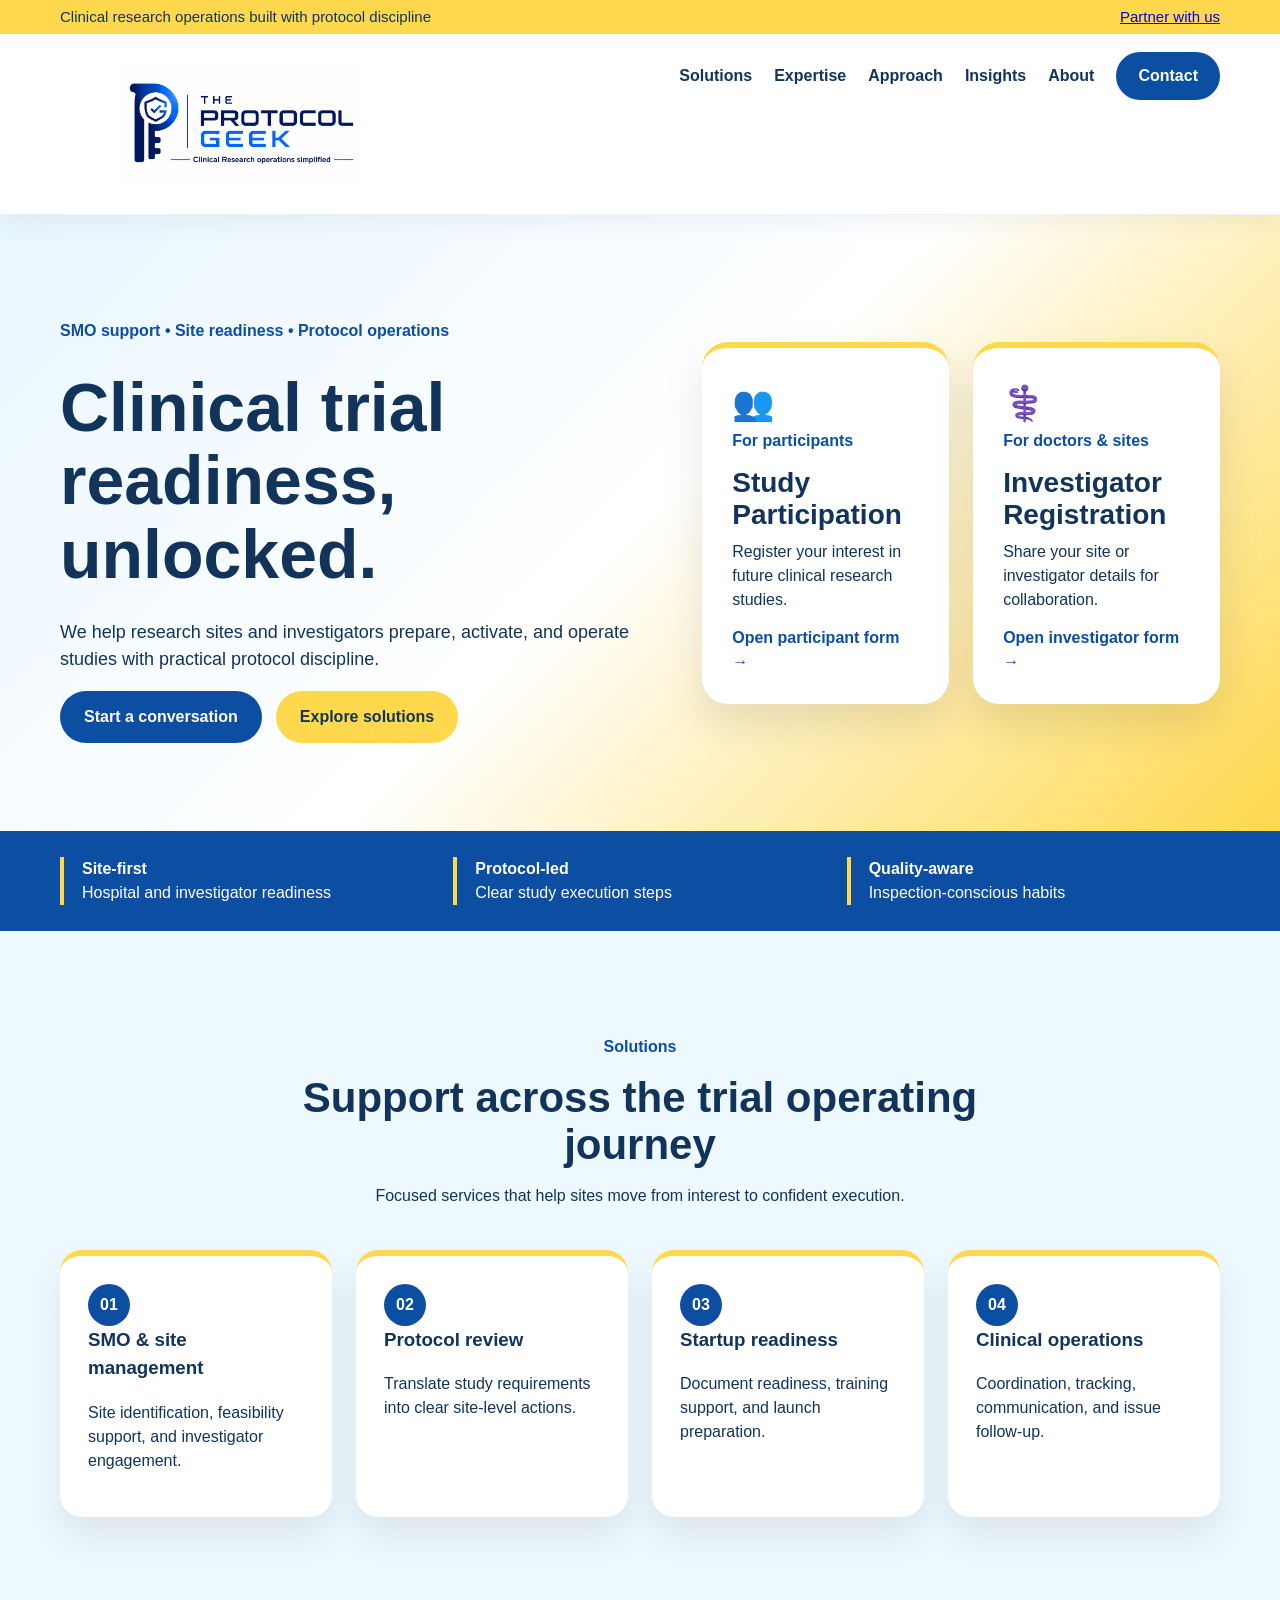
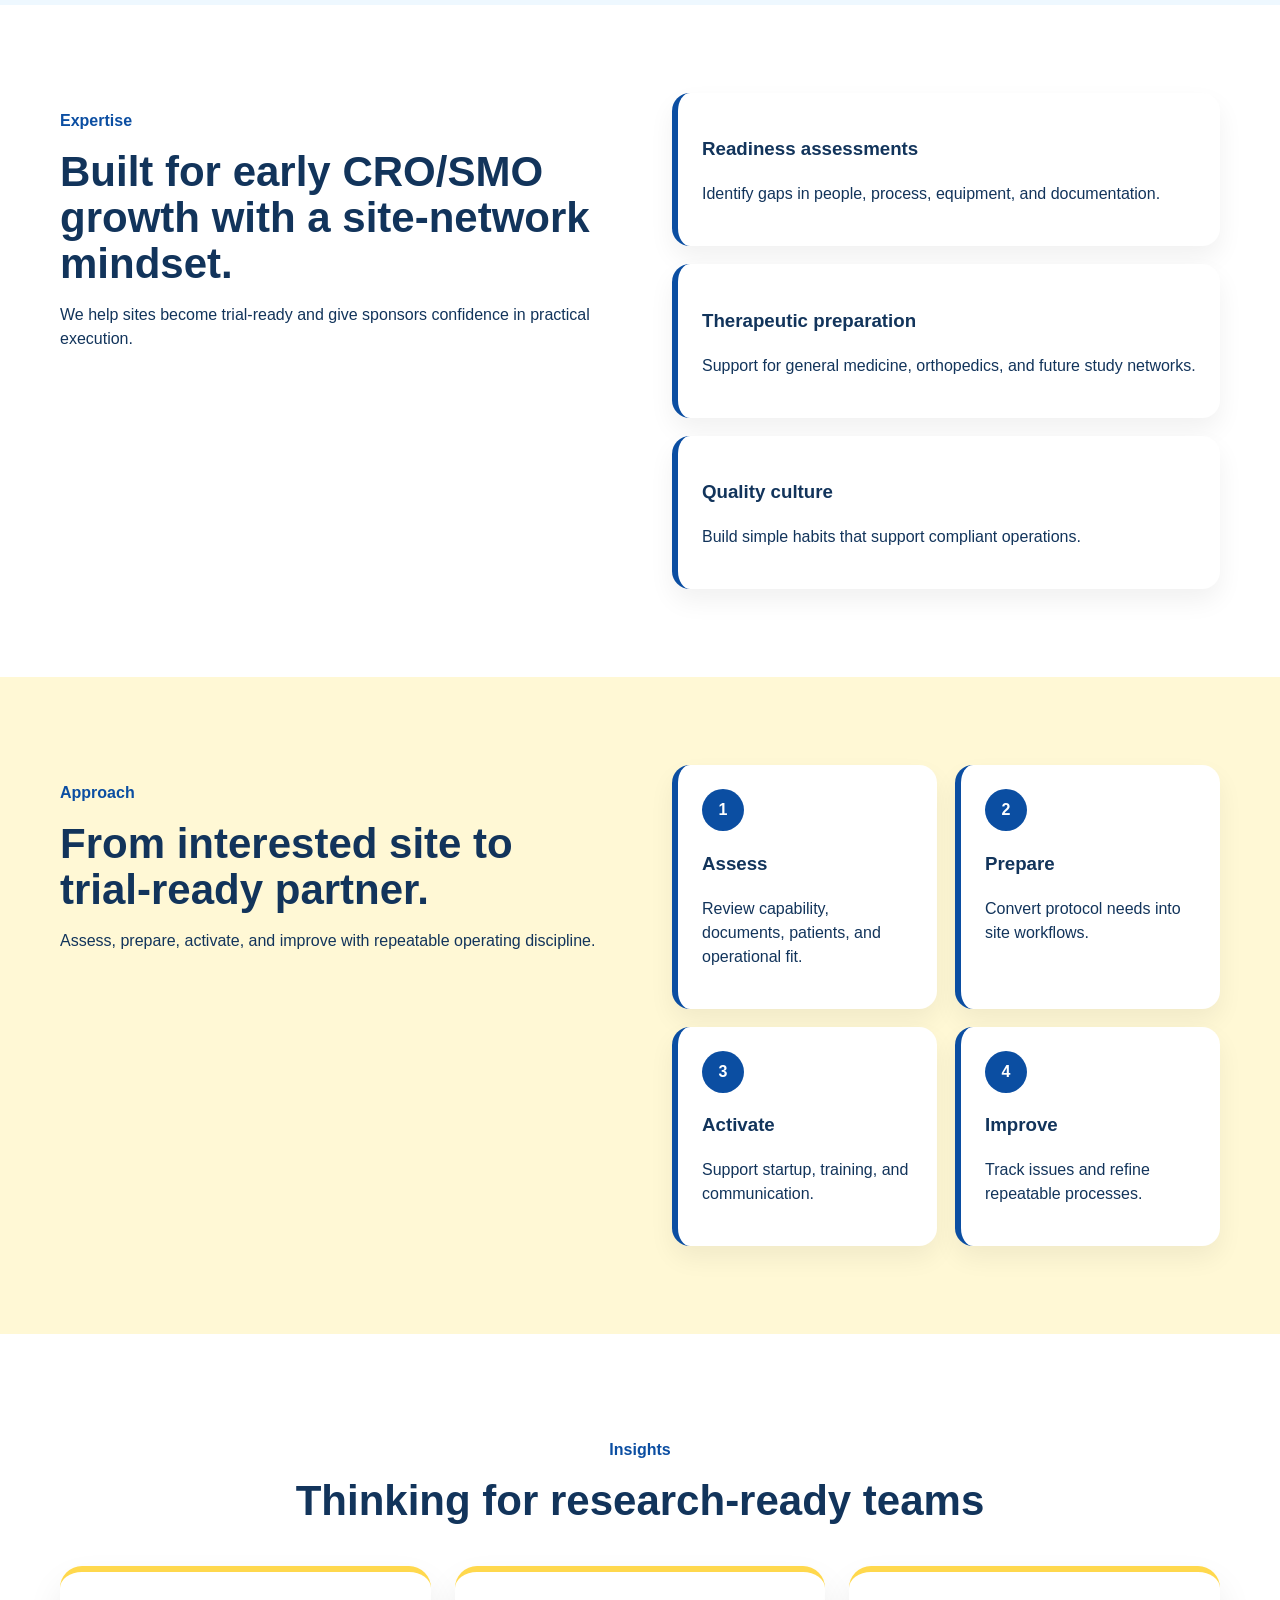
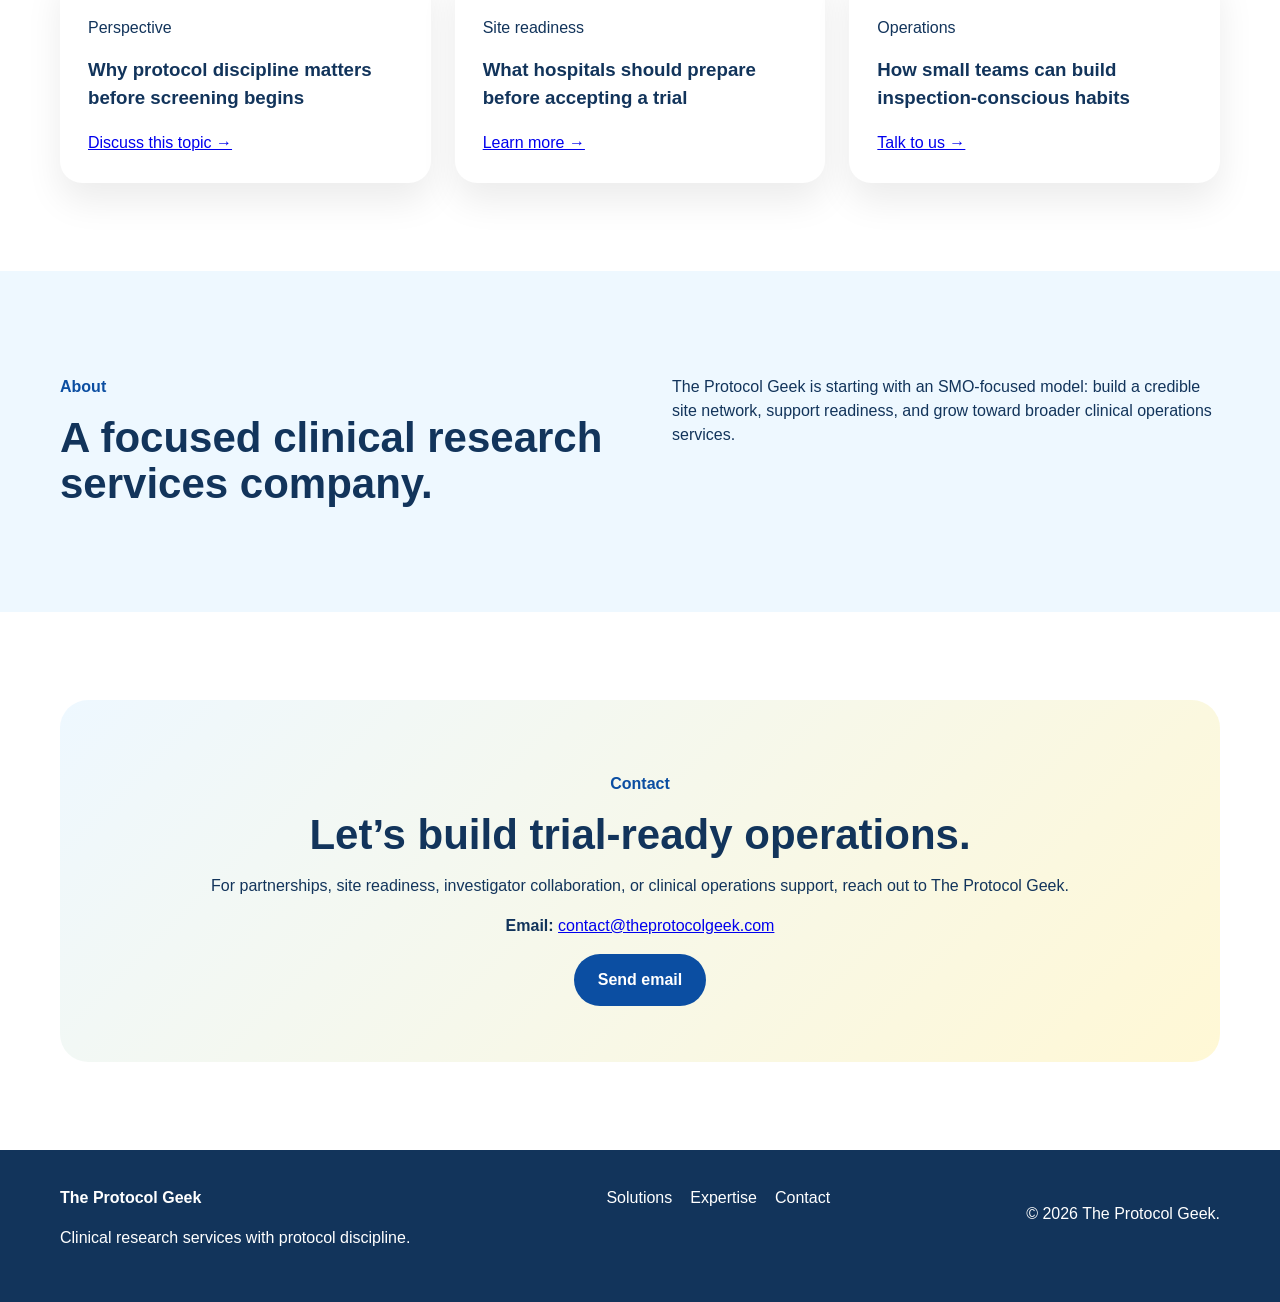
<file: index.html>
<!DOCTYPE html><html lang='en'><head><meta charset='UTF-8'><meta name='viewport' content='width=device-width,initial-scale=1.0'><title>The Protocol Geek | Clinical Trial Operations & Site Readiness</title><link rel='shortcut icon' href='/assets/favicon.ico?v=3'><link rel='icon' href='/assets/favicon.ico?v=3' sizes='any'><link rel='icon' type='image/png' sizes='32x32' href='/assets/favicon-32x32.png?v=3'><link rel='apple-touch-icon' sizes='180x180' href='/assets/apple-touch-icon.png?v=3'><meta name='theme-color' content='#0b4ea2'><meta name='description' content='The Protocol Geek supports clinical trial site readiness, SMO services, protocol review, and clinical operations discipline.'><link rel='stylesheet' href='css/styles.css'></head><body><header class='topbar'><div class='container topbar-inner'><span>Clinical research operations built with protocol discipline</span><a href='#contact'>Partner with us</a></div></header><header class='site-header'><nav class='nav container'><a class='brand' href='#top'><img src='assets/TpgFirstVersion.png' class='nav-logo' alt='The Protocol Geek'><span class='brand-name'>The Protocol Geek</span></a><button class='nav-toggle'>☰</button><div class='nav-links'><a href='#solutions'>Solutions</a><a href='#expertise'>Expertise</a><a href='#approach'>Approach</a><a href='#insights'>Insights</a><a href='#about'>About</a><a href='#contact' class='button button-small'>Contact</a></div></nav></header><main id='top'><section class='hero premium-hero'><div class='container hero-grid'><div class='hero-copy'><p class='eyebrow'>SMO support • Site readiness • Protocol operations</p><h1>Clinical trial readiness, unlocked.</h1><p class='hero-text'>We help research sites and investigators prepare, activate, and operate studies with practical protocol discipline.</p><div class='hero-actions'><a href='#contact' class='button'>Start a conversation</a><a href='#solutions' class='button button-secondary'>Explore solutions</a></div></div><div class='hero-visual registration-panel'><a class='registration-card participant-card' href='study-participation.html' target='_blank' rel='noopener'><div class='registration-icon'>👥</div><p class='eyebrow'>For participants</p><h2>Study Participation</h2><p>Register your interest in future clinical research studies.</p><span>Open participant form →</span></a><a class='registration-card investigator-card' href='investigator-registration.html' target='_blank' rel='noopener'><div class='registration-icon'>⚕️</div><p class='eyebrow'>For doctors & sites</p><h2>Investigator Registration</h2><p>Share your site or investigator details for collaboration.</p><span>Open investigator form →</span></a></div></div></section><section class='proof-strip'><div class='container proof-grid'><div><strong>Site-first</strong><span>Hospital and investigator readiness</span></div><div><strong>Protocol-led</strong><span>Clear study execution steps</span></div><div><strong>Quality-aware</strong><span>Inspection-conscious habits</span></div></div></section><section id='solutions' class='section section-soft-blue'><div class='container section-heading'><p class='eyebrow'>Solutions</p><h2>Support across the trial operating journey</h2><p>Focused services that help sites move from interest to confident execution.</p></div><div class='container cards cards-four'><article class='card feature-card'><span>01</span><h3>SMO & site management</h3><p>Site identification, feasibility support, and investigator engagement.</p></article><article class='card feature-card'><span>02</span><h3>Protocol review</h3><p>Translate study requirements into clear site-level actions.</p></article><article class='card feature-card'><span>03</span><h3>Startup readiness</h3><p>Document readiness, training support, and launch preparation.</p></article><article class='card feature-card'><span>04</span><h3>Clinical operations</h3><p>Coordination, tracking, communication, and issue follow-up.</p></article></div></section><section id='expertise' class='section'><div class='container split wide-gap'><div><p class='eyebrow'>Expertise</p><h2>Built for early CRO/SMO growth with a site-network mindset.</h2><p>We help sites become trial-ready and give sponsors confidence in practical execution.</p></div><div class='stacked-list'><div><h3>Readiness assessments</h3><p>Identify gaps in people, process, equipment, and documentation.</p></div><div><h3>Therapeutic preparation</h3><p>Support for general medicine, orthopedics, and future study networks.</p></div><div><h3>Quality culture</h3><p>Build simple habits that support compliant operations.</p></div></div></div></section><section id='approach' class='section section-warm'><div class='container approach-grid'><div><p class='eyebrow'>Approach</p><h2>From interested site to trial-ready partner.</h2><p>Assess, prepare, activate, and improve with repeatable operating discipline.</p></div><div class='timeline'><div><span>1</span><h3>Assess</h3><p>Review capability, documents, patients, and operational fit.</p></div><div><span>2</span><h3>Prepare</h3><p>Convert protocol needs into site workflows.</p></div><div><span>3</span><h3>Activate</h3><p>Support startup, training, and communication.</p></div><div><span>4</span><h3>Improve</h3><p>Track issues and refine repeatable processes.</p></div></div></div></section><section id='insights' class='section'><div class='container section-heading'><p class='eyebrow'>Insights</p><h2>Thinking for research-ready teams</h2></div><div class='container cards'><article class='card insight'><p>Perspective</p><h3>Why protocol discipline matters before screening begins</h3><a href='#contact'>Discuss this topic →</a></article><article class='card insight'><p>Site readiness</p><h3>What hospitals should prepare before accepting a trial</h3><a href='#contact'>Learn more →</a></article><article class='card insight'><p>Operations</p><h3>How small teams can build inspection-conscious habits</h3><a href='#contact'>Talk to us →</a></article></div></section><section id='about' class='section section-soft-blue'><div class='container split'><div><p class='eyebrow'>About</p><h2>A focused clinical research services company.</h2></div><div><p>The Protocol Geek is starting with an SMO-focused model: build a credible site network, support readiness, and grow toward broader clinical operations services.</p></div></div></section><section id='contact' class='section contact-section'><div class='container contact-card'><p class='eyebrow'>Contact</p><h2>Let’s build trial-ready operations.</h2><p>For partnerships, site readiness, investigator collaboration, or clinical operations support, reach out to The Protocol Geek.</p><p><strong>Email:</strong> <a href='mailto:contact@theprotocolgeek.com?subject=Partnership%20Inquiry%20-%20The%20Protocol%20Geek&body=Hello%20The%20Protocol%20Geek%20team,%0D%0A%0D%0AI%20would%20like%20to%20connect%20regarding%20clinical%20research%20operations%20/%20site%20readiness%20/%20partnership.%0D%0A%0D%0AName:%0D%0AOrganization:%0D%0APhone:%0D%0AMessage:%0D%0A'>contact@theprotocolgeek.com</a></p><a class='button' href='mailto:contact@theprotocolgeek.com?subject=Partnership%20Inquiry%20-%20The%20Protocol%20Geek&body=Hello%20The%20Protocol%20Geek%20team,%0D%0A%0D%0AI%20would%20like%20to%20connect%20regarding%20clinical%20research%20operations%20/%20site%20readiness%20/%20partnership.%0D%0A%0D%0AName:%0D%0AOrganization:%0D%0APhone:%0D%0AMessage:%0D%0A'>Send email</a></div></section></main><footer class='footer'><div class='container footer-inner'><div><strong>The Protocol Geek</strong><p>Clinical research services with protocol discipline.</p></div><div class='footer-links'><a href='#solutions'>Solutions</a><a href='#expertise'>Expertise</a><a href='#contact'>Contact</a></div><p>© <span id='year'></span> The Protocol Geek.</p></div></footer><script src='js/main.js'></script></body></html>
</file>
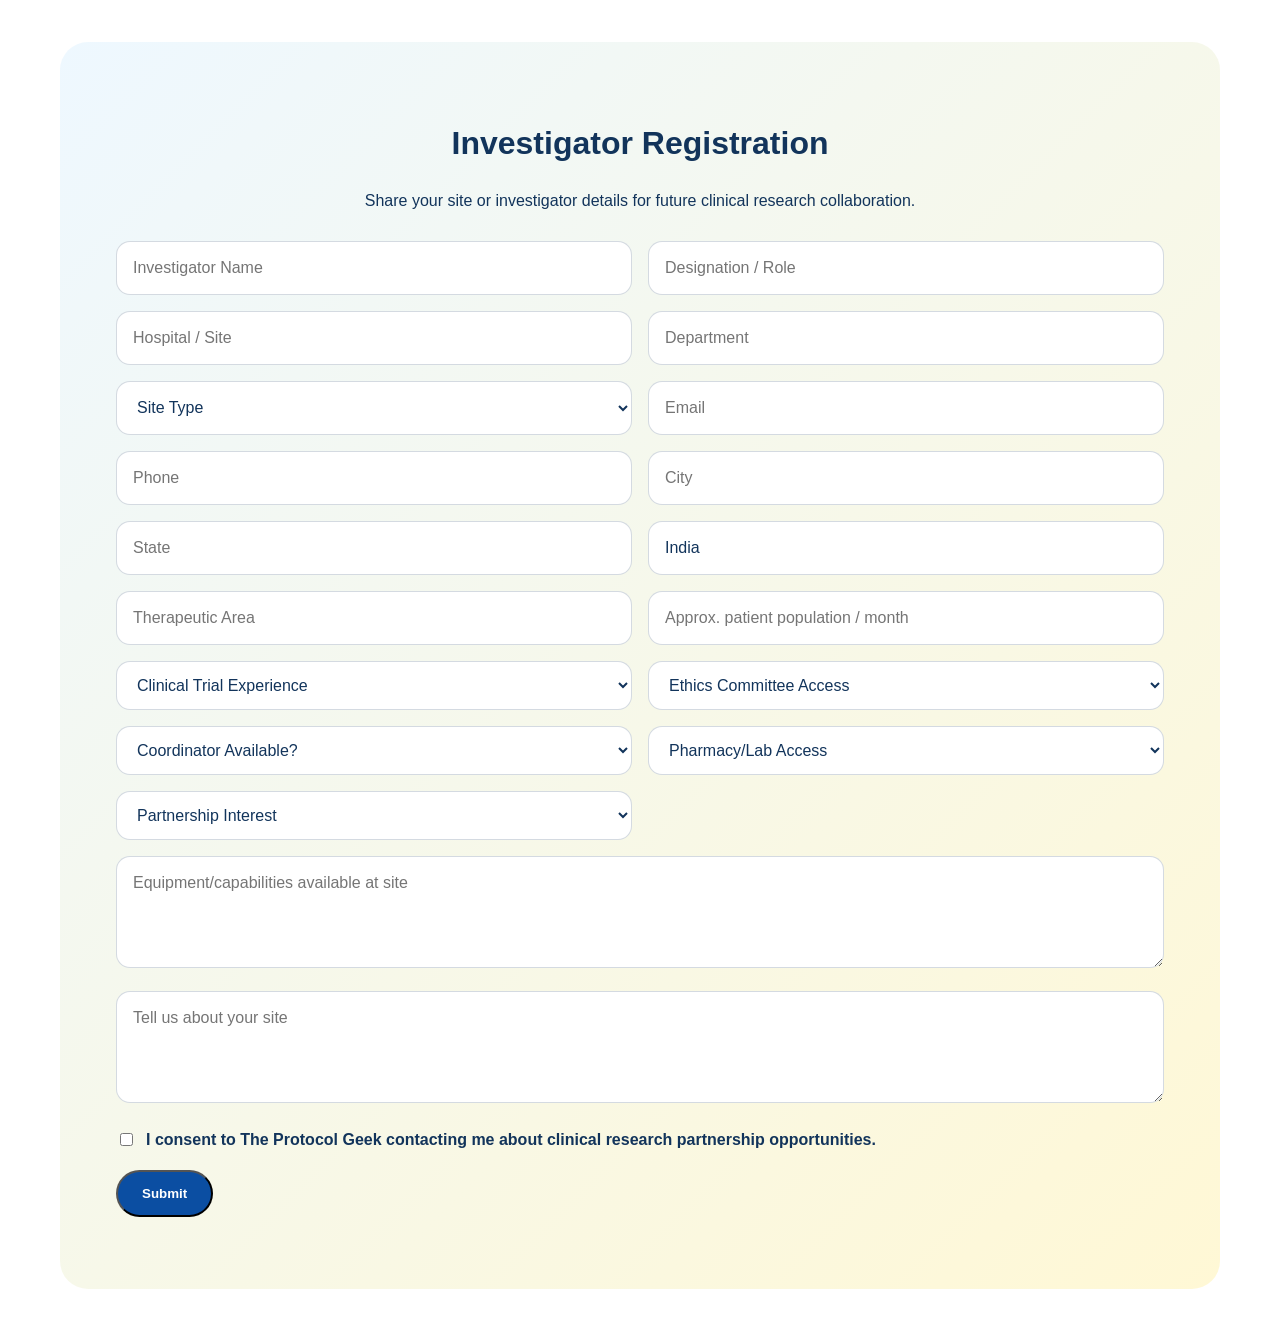
<file: investigator-registration.html>
<!DOCTYPE html><html lang='en'><head><meta charset='UTF-8'><meta name='viewport' content='width=device-width,initial-scale=1.0'><title>Investigator Registration</title><link rel='stylesheet' href='css/styles.css'></head><body><main class='container contact-card form-page'><h1>Investigator Registration</h1><p>Share your site or investigator details for future clinical research collaboration.</p><form data-supabase-table='investigator_registrations' class='tpg-form'><div class='form-grid'><input name='investigator_name' placeholder='Investigator Name' required><input name='designation' placeholder='Designation / Role'><input name='hospital_site' placeholder='Hospital / Site' required><input name='department' placeholder='Department'><select name='site_type'><option value=''>Site Type</option><option>Hospital</option><option>Clinic</option><option>Diagnostic Center</option><option>Academic Institute</option><option>Other</option></select><input name='email' type='email' placeholder='Email' required><input name='phone' placeholder='Phone'><input name='city' placeholder='City'><input name='state' placeholder='State'><input name='country' placeholder='Country' value='India'><input name='therapeutic_area' placeholder='Therapeutic Area'><input name='patient_population' placeholder='Approx. patient population / month'><select name='trial_experience'><option value=''>Clinical Trial Experience</option><option>No prior experience</option><option>1-3 studies</option><option>4-10 studies</option><option>10+ studies</option></select><select name='ethics_committee_access'><option value=''>Ethics Committee Access</option><option>Yes - Institutional EC</option><option>Yes - Independent EC</option><option>No</option><option>Not sure</option></select><select name='coordinator_available'><option value=''>Coordinator Available?</option><option>Yes</option><option>No</option><option>Can arrange</option></select><select name='pharmacy_lab_access'><option value=''>Pharmacy/Lab Access</option><option>Both available</option><option>Pharmacy only</option><option>Lab only</option><option>Not available</option></select><select name='partnership_interest'><option value=''>Partnership Interest</option><option>Site readiness</option><option>SMO collaboration</option><option>Future trials</option><option>Investigator network</option></select></div><textarea name='equipment_capabilities' placeholder='Equipment/capabilities available at site'></textarea><textarea name='site_details' placeholder='Tell us about your site'></textarea><label class='consent-line'><input name='consent' type='checkbox' required> I consent to The Protocol Geek contacting me about clinical research partnership opportunities.</label><button type='submit' class='button'>Submit</button><p data-form-status aria-live='polite'></p></form></main><script src='js/supabase-config.js?v=3'></script><script src='js/forms.js?v=3'></script></body></html>
</file>
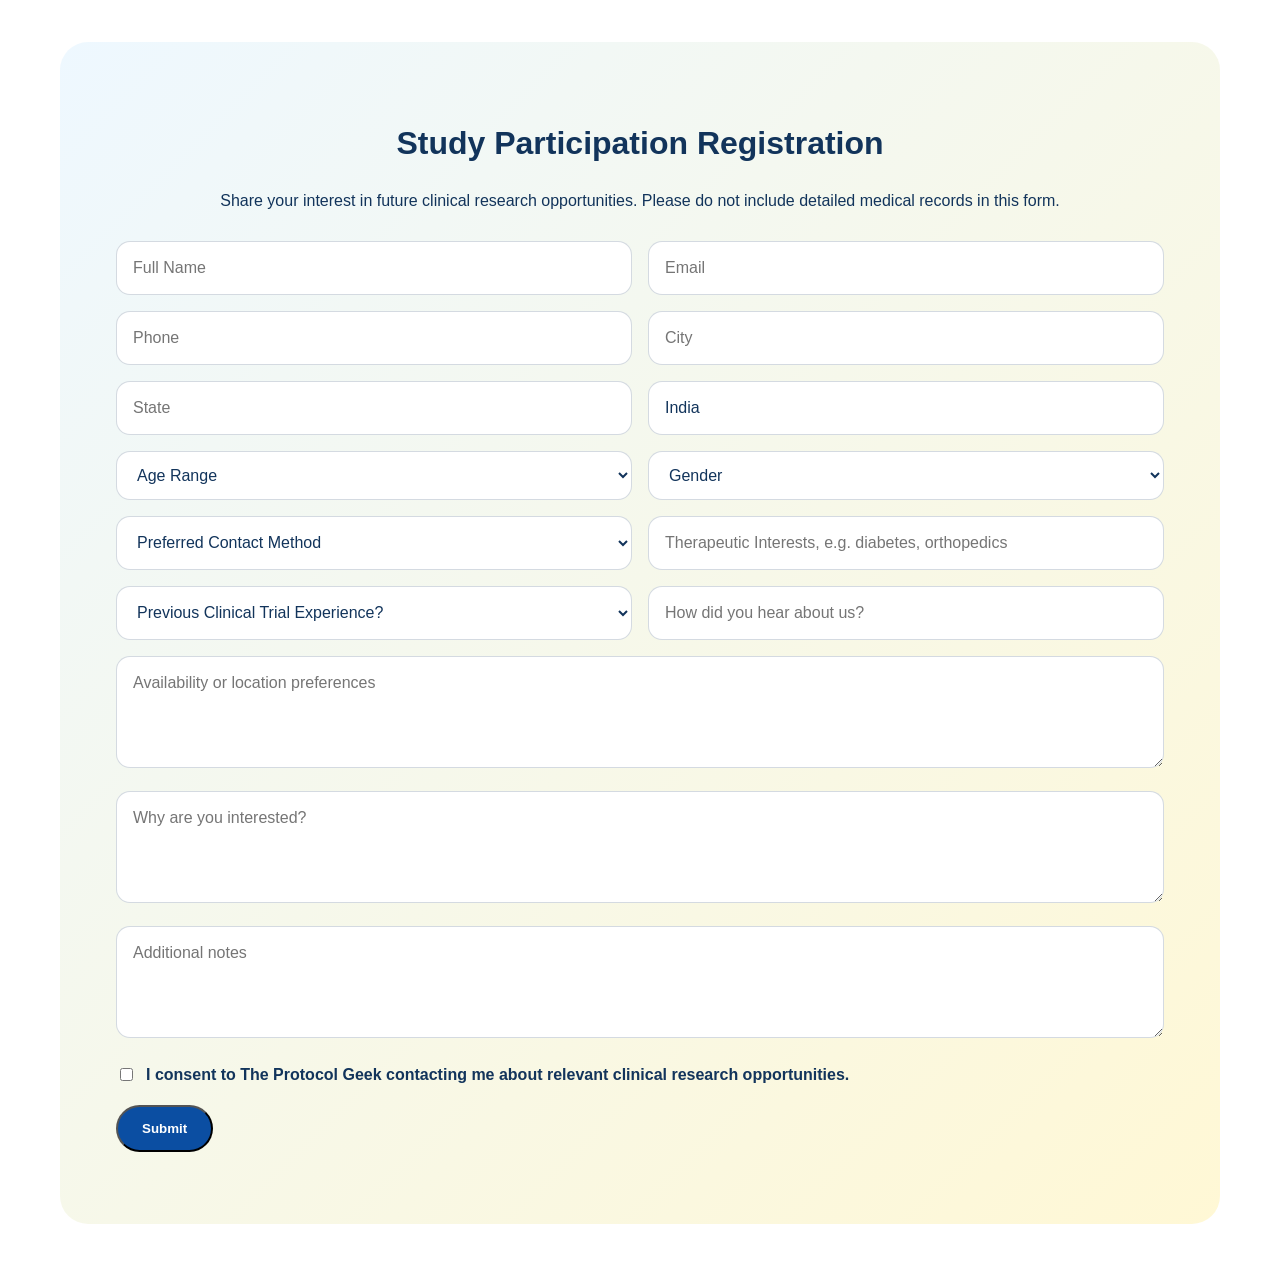
<file: study-participation.html>
<!DOCTYPE html><html lang='en'><head><meta charset='UTF-8'><meta name='viewport' content='width=device-width,initial-scale=1.0'><title>Study Participation</title><link rel='stylesheet' href='css/styles.css'></head><body><main class='container contact-card form-page'><h1>Study Participation Registration</h1><p>Share your interest in future clinical research opportunities. Please do not include detailed medical records in this form.</p><form data-supabase-table='study_participants' class='tpg-form'><div class='form-grid'><input name='full_name' placeholder='Full Name' required><input name='email' type='email' placeholder='Email' required><input name='phone' placeholder='Phone'><input name='city' placeholder='City'><input name='state' placeholder='State'><input name='country' placeholder='Country' value='India'><select name='age_range'><option value=''>Age Range</option><option>18-30</option><option>31-45</option><option>46-60</option><option>61+</option></select><select name='gender'><option value=''>Gender</option><option>Female</option><option>Male</option><option>Prefer not to say</option><option>Other</option></select><select name='preferred_contact_method'><option value=''>Preferred Contact Method</option><option>Phone</option><option>Email</option><option>WhatsApp</option></select><input name='therapeutic_interests' placeholder='Therapeutic Interests, e.g. diabetes, orthopedics'><select name='previous_trial_experience'><option value=''>Previous Clinical Trial Experience?</option><option>No</option><option>Yes</option><option>Not sure</option></select><input name='referral_source' placeholder='How did you hear about us?'></div><textarea name='availability_notes' placeholder='Availability or location preferences'></textarea><textarea name='interest_reason' placeholder='Why are you interested?'></textarea><textarea name='notes' placeholder='Additional notes'></textarea><label class='consent-line'><input name='consent' type='checkbox' required> I consent to The Protocol Geek contacting me about relevant clinical research opportunities.</label><button type='submit' class='button'>Submit</button><p data-form-status aria-live='polite'></p></form></main><script src='js/supabase-config.js?v=3'></script><script src='js/forms.js?v=3'></script></body></html>
</file>
<file: css/styles.css>
:root{--blue:#0b4ea2;--blue-dark:#12345b;--yellow:#ffd84d;--soft:#e8f6ff;--white:#fff}*{box-sizing:border-box}body{margin:0;font-family:Inter,-apple-system,BlinkMacSystemFont,'Segoe UI',sans-serif;color:var(--blue-dark);background:#fff;line-height:1.5}.container{width:min(1160px,calc(100% - 48px));margin:auto}.topbar{background:var(--yellow);font-size:15px}.topbar-inner{min-height:34px;display:flex;align-items:center;justify-content:space-between}.site-header{background:#fff;border-bottom:1px solid #edf2f7;position:relative;z-index:1000}.nav{min-height:180px;display:flex;align-items:flex-start;padding-top:18px;justify-content:space-between;position:relative}.brand{display:flex;align-items:center;text-decoration:none}.brand-name{display:none}.nav-logo{width:360px;height:auto;max-height:120px;object-fit:contain;position:relative;top:10px;display:block}.nav-toggle{display:none;background:#fff;border:2px solid rgba(11,78,162,.18);color:var(--blue-dark);border-radius:12px;font-size:28px;font-weight:900;line-height:1;padding:9px 12px;cursor:pointer}.nav-links{display:flex;gap:22px;align-items:center}.nav-links a{text-decoration:none;font-weight:700;color:var(--blue-dark)}.button{display:inline-flex;align-items:center;justify-content:center;background:#0b4ea2;color:#fff!important;padding:14px 24px;border-radius:999px;text-decoration:none;font-weight:800}.button-secondary{background:#ffd84d;color:#12345b!important}.button-small{padding:12px 22px}.hero{background:linear-gradient(135deg,#e8f6ff 0%,#fff 50%,#ffd84d 100%);padding:88px 0}.hero-grid{display:grid;grid-template-columns:1.05fr .95fr;gap:70px;align-items:center}.eyebrow{color:#0b4ea2;font-weight:900}.hero h1{font-size:68px;line-height:1.08;margin:28px 0;color:#12345b}.hero-text{font-size:18px;max-width:620px}.hero-actions{display:flex;gap:14px}.hero-visual{display:flex;justify-content:center;align-items:center}.clinical-orbit{position:relative;width:450px;height:450px;border-radius:50%;background:radial-gradient(circle,#fff,#dff1ff);border:2px dashed rgba(11,78,162,.18)}.hero-logo-inside{position:absolute;left:50%;top:50%;transform:translate(-50%,-50%);width:150px;height:auto;z-index:8;filter:drop-shadow(0 16px 24px rgba(0,0,0,.12))}.pulse-line{position:absolute;left:110px;right:110px;top:50%;height:2px;background:linear-gradient(90deg,#d6e6f5,#ffd84d);opacity:.5}.data-card{position:absolute;background:#fff;padding:14px 18px;border-radius:18px;box-shadow:0 18px 34px rgba(0,0,0,.08);font-size:14px;z-index:9}.data-card small{display:block}.card-a{top:40px;right:-10px}.card-b{bottom:40px;left:-10px}.medical-cross{position:absolute;right:72px;bottom:95px;color:#ffd84d;font-size:58px;font-weight:900;opacity:.55}.registration-panel{display:grid;grid-template-columns:repeat(2,minmax(0,1fr));gap:24px;align-items:stretch}.registration-card{display:block;background:#fff;border-radius:26px;padding:30px;text-decoration:none;color:#12345b;box-shadow:0 20px 44px rgba(0,0,0,.1);border-top:6px solid #ffd84d;transition:.25s}.registration-card:hover{transform:translateY(-6px);box-shadow:0 24px 52px rgba(0,0,0,.14)}.registration-card h2{font-size:28px;line-height:1.12;margin:10px 0}.registration-card p{margin:0 0 14px}.registration-card span{font-weight:900;color:#0b4ea2}.registration-icon{font-size:34px}.proof-strip{background:#0b4ea2;color:#fff;padding:26px 0}.proof-grid{display:grid;grid-template-columns:repeat(3,1fr);gap:20px}.proof-grid div{border-left:4px solid #ffd84d;padding-left:18px}.proof-grid strong{display:block}.section{padding:88px 0}.section-soft-blue{background:#eef8ff}.section-warm{background:#fff8d5}.section-heading{text-align:center;max-width:760px;margin:0 auto 42px}.section-heading h2,.split h2,.approach-grid h2,.contact-card h2{font-size:42px;line-height:1.1;margin:0 0 16px}.cards{display:grid;grid-template-columns:repeat(3,1fr);gap:24px}.cards-four{grid-template-columns:repeat(4,1fr)}.card{background:#fff;padding:28px;border-radius:22px;border-top:6px solid #ffd84d;box-shadow:0 18px 36px rgba(0,0,0,.08)}.card h3{margin-top:0}.feature-card span,.timeline span{display:inline-grid;place-items:center;width:42px;height:42px;border-radius:50%;background:#0b4ea2;color:#fff;font-weight:900}.split,.approach-grid{display:grid;grid-template-columns:1fr 1fr;gap:64px;align-items:start}.stacked-list,.timeline{display:grid;gap:18px}.timeline{grid-template-columns:repeat(2,1fr)}.stacked-list div,.timeline div{background:#fff;border-left:6px solid #0b4ea2;border-radius:18px;padding:24px;box-shadow:0 12px 26px rgba(0,0,0,.06)}.contact-card{text-align:center;background:linear-gradient(135deg,#eef8ff,#fff8d5);border-radius:28px;padding:56px}.footer{background:#12345b;color:#fff;padding:36px 0}.footer-inner{display:flex;justify-content:space-between;gap:24px}.footer-links{display:flex;gap:18px}.footer a{color:#fff;text-decoration:none}.form-page{margin-top:42px;margin-bottom:42px;text-align:left}.form-page h1,.form-page>p{text-align:center}.tpg-form{margin-top:28px}.form-grid{display:grid;grid-template-columns:repeat(2,minmax(0,1fr));gap:16px}.tpg-form input,.tpg-form select,.tpg-form textarea{width:100%;border:1px solid rgba(18,52,91,.18);border-radius:14px;padding:14px 16px;font:inherit;color:#12345b;background:#fff}.tpg-form textarea{min-height:112px;margin-top:16px;resize:vertical}.consent-line{display:flex;gap:10px;align-items:flex-start;margin:18px 0;font-weight:700}.consent-line input{width:auto;margin-top:5px}.tpg-form button:disabled{opacity:.7;cursor:not-allowed}@media(max-width:1000px){.container{width:min(100% - 32px,1160px)}.topbar{font-size:13px}.topbar-inner{gap:10px;align-items:center}.topbar-inner a{white-space:nowrap}.nav{min-height:92px;align-items:center;padding-top:0}.nav-logo{width:260px;height:auto;max-height:84px;top:0}.nav-toggle{display:block;margin-left:12px}.nav-links{display:none;position:absolute;top:calc(100% + 10px);left:16px;right:16px;background:#fff;border:1px solid #edf2f7;border-radius:18px;box-shadow:0 18px 45px rgba(18,52,91,.16);padding:18px;z-index:1001;flex-direction:column;align-items:stretch;gap:6px}.nav-links.is-open,.nav:focus-within .nav-links{display:flex}.nav-links a{display:block;padding:13px 14px;border-radius:12px;color:#12345b}.nav-links a:hover{background:#eef8ff}.nav-links .button-small{justify-content:center;margin-top:6px}.hero-grid,.proof-grid,.cards,.cards-four,.split,.approach-grid,.timeline,.footer-inner,.registration-panel{grid-template-columns:1fr;display:grid}.hero{padding:64px 0}.hero h1{font-size:44px}.hero-actions{flex-direction:column;align-items:flex-start}.clinical-orbit{width:320px;height:320px;margin-top:30px}.hero-logo-inside{width:110px}.data-card,.pulse-line,.medical-cross{display:none}.section{padding:64px 0}.section-heading h2,.split h2,.approach-grid h2,.contact-card h2{font-size:34px}.footer-inner{gap:18px}.footer-links{flex-wrap:wrap}}@media(max-width:700px){.form-grid{grid-template-columns:1fr}.contact-card.form-page{padding:36px 20px}}@media(max-width:480px){.container{width:min(100% - 24px,1160px)}.topbar-inner{flex-direction:column;align-items:flex-start;padding:8px 0}.nav{min-height:84px}.nav-logo{width:230px;max-height:78px}.nav-toggle{font-size:24px;padding:8px 10px}.hero h1{font-size:38px}.registration-card{padding:24px}.contact-card{padding:36px 22px}}.topbar{position:sticky;top:0;z-index:1100}.site-header{position:sticky;top:34px;z-index:1090;box-shadow:0 8px 22px rgba(18,52,91,.06)}html{scroll-behavior:smooth;scroll-padding-top:230px}section[id],main[id]{scroll-margin-top:230px}@media(max-width:1000px){html{scroll-padding-top:130px}section[id],main[id]{scroll-margin-top:130px}}@media(max-width:480px){.topbar{position:static}.site-header{top:0}html{scroll-padding-top:100px}section[id],main[id]{scroll-margin-top:100px}}
</file>
